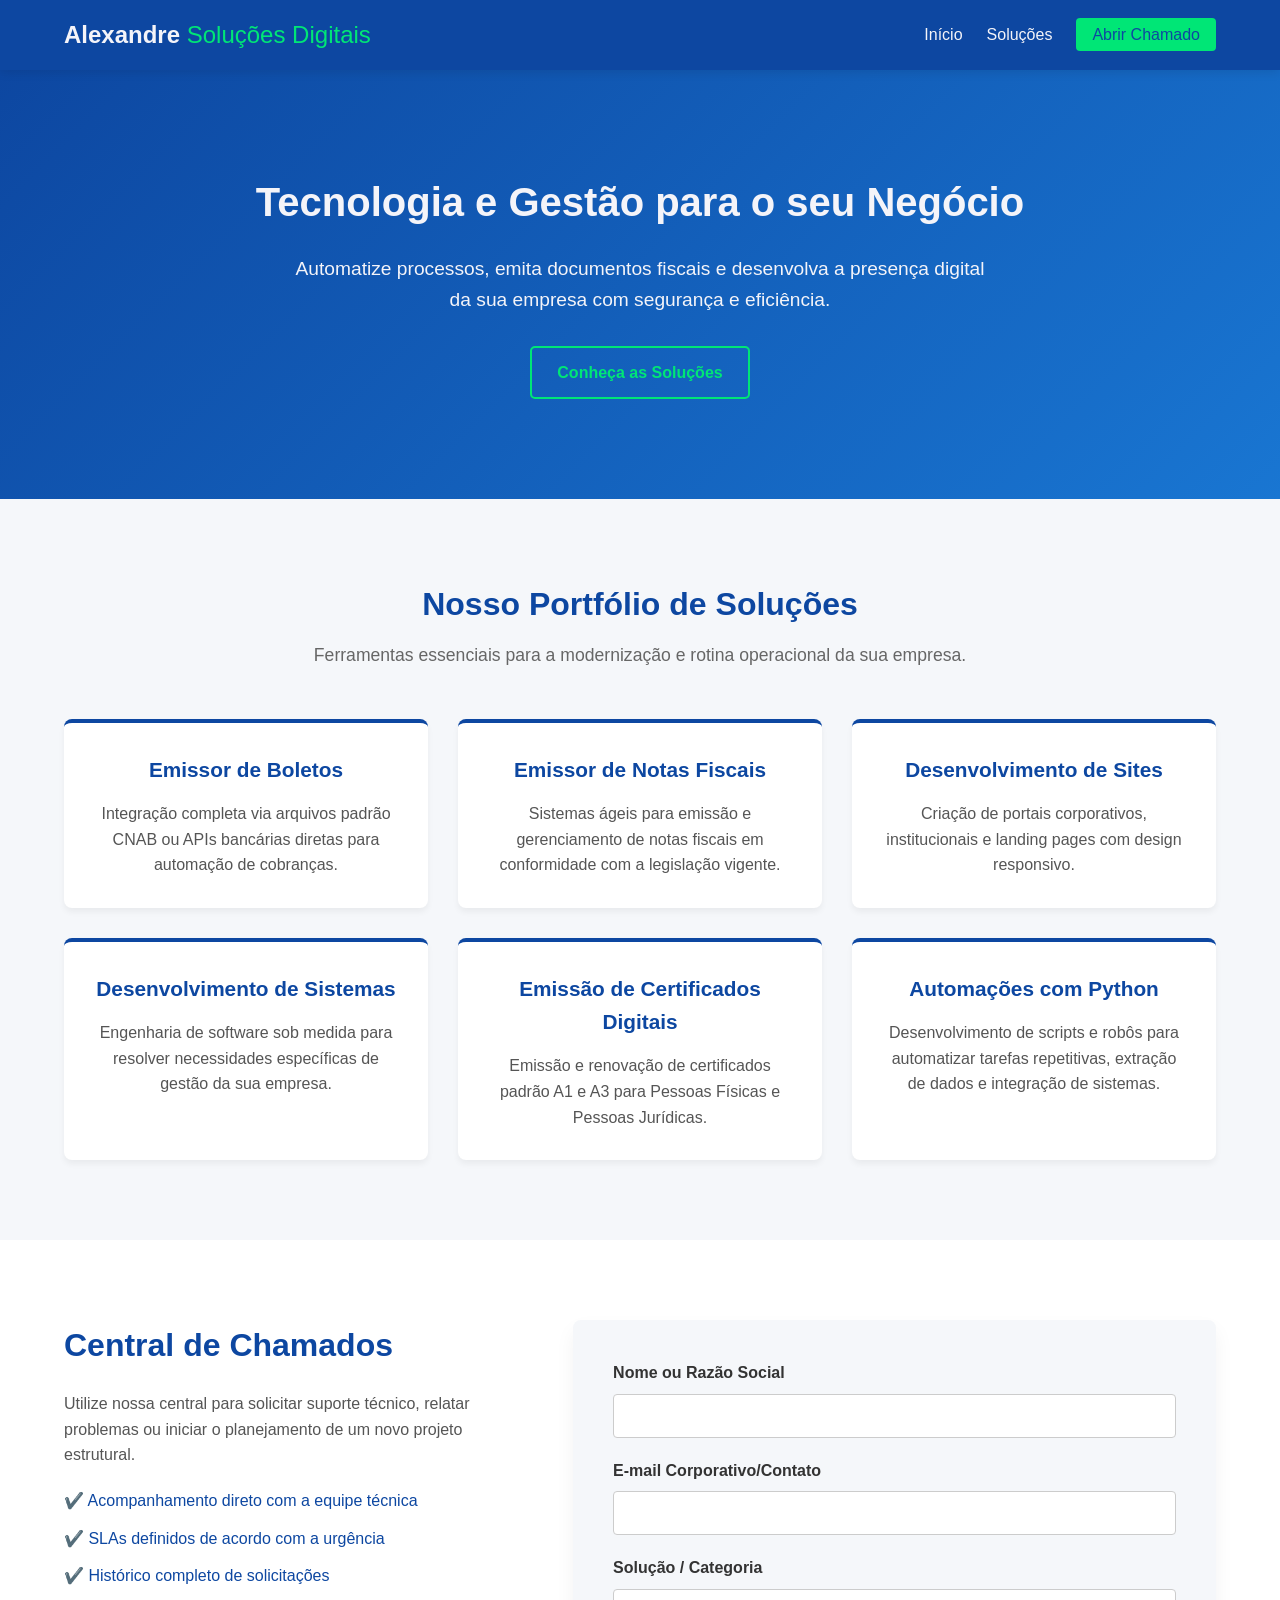
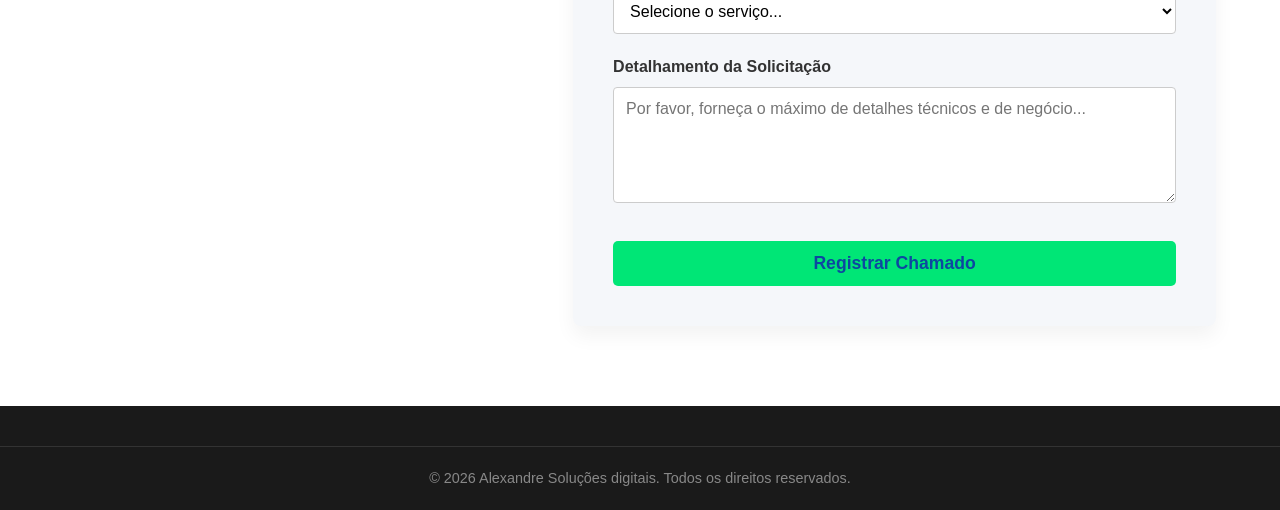
<file: index.html>
<!DOCTYPE html>
<html lang="pt-BR">
<head>
    <meta charset="UTF-8">
    <meta name="viewport" content="width=device-width, initial-scale=1.0">
    <title>Alexandre Soluções Digitais | Soluções Corporativas e Tecnologia</title>
    <link rel="stylesheet" href="style.css">
</head>
<body>
    <header>
        <div class="container header-flex">
            <h1 class="logo">Alexandre <span>Soluções Digitais</span></h1>
            <nav>
                <ul class="nav-links">
                    <li><a href="#inicio">Início</a></li>
                    <li><a href="#servicos">Soluções</a></li>
                    <li><a href="#chamados" class="nav-btn">Abrir Chamado</a></li>
                </ul>
            </nav>
        </div>
    </header>

    <section id="inicio" class="hero">
        <div class="container">
            <h2>Tecnologia e Gestão para o seu Negócio</h2>
            <p>Automatize processos, emita documentos fiscais e desenvolva a presença digital da sua empresa com segurança e eficiência.</p>
            <a href="#servicos" class="btn btn-outline">Conheça as Soluções</a>
        </div>
    </section>

    <section id="servicos" class="services">
        <div class="container">
            <h2 class="section-title">Nosso Portfólio de Soluções</h2>
            <p class="section-subtitle">Ferramentas essenciais para a modernização e rotina operacional da sua empresa.</p>
            
            <div class="grid-services">
                <div class="card">
                    <h3>Emissor de Boletos</h3>
                    <p>Integração completa via arquivos padrão CNAB ou APIs bancárias diretas para automação de cobranças.</p>
                </div>

                <div class="card">
                    <h3>Emissor de Notas Fiscais</h3>
                    <p>Sistemas ágeis para emissão e gerenciamento de notas fiscais em conformidade com a legislação vigente.</p>
                </div>

                <div class="card">
                    <h3>Desenvolvimento de Sites</h3>
                    <p>Criação de portais corporativos, institucionais e landing pages com design responsivo.</p>
                </div>

                <div class="card">
                    <h3>Desenvolvimento de Sistemas</h3>
                    <p>Engenharia de software sob medida para resolver necessidades específicas de gestão da sua empresa.</p>
                </div>

                <div class="card">
                    <h3>Emissão de Certificados Digitais</h3>
                    <p>Emissão e renovação de certificados padrão A1 e A3 para Pessoas Físicas e Pessoas Jurídicas.</p>
                </div>

                <div class="card">
                    <h3>Automações com Python</h3>
                    <p>Desenvolvimento de scripts e robôs para automatizar tarefas repetitivas, extração de dados e integração de sistemas.</p>
                </div>
            </div>
        </div>
    </section>

   <section id="chamados" class="ticket-section">
    <div class="container">
        <div class="ticket-container">
            
            <div class="ticket-info">
                <h2>Central de Chamados</h2>
                <p>Utilize nossa central para solicitar suporte técnico, relatar problemas ou iniciar o planejamento de um novo projeto estrutural.</p>
                <ul class="ticket-benefits">
                    <li>✔️ Acompanhamento direto com a equipe técnica</li>
                    <li>✔️ SLAs definidos de acordo com a urgência</li>
                    <li>✔️ Histórico completo de solicitações</li>
                </ul>
            </div>
            
            <div class="ticket-form-wrapper">
                <form id="formChamado" class="ticket-form" action="#modal-sucesso">
                    <div class="form-group">
                        <label for="nome">Nome ou Razão Social</label>
                        <input type="text" id="nome" name="nome" required placeholder="">
                    </div>
                    
                    <div class="form-group">
                        <label for="email">E-mail Corporativo/Contato</label>
                        <input type="email" id="email" name="email" required placeholder="">
                    </div>

                    <div class="form-row">
                        <div class="form-group half">
                            <label for="categoria">Solução / Categoria</label>
                            <select id="categoria" name="categoria" required>
                                <option value="" disabled selected>Selecione o serviço...</option>
                                <option value="boletos">Emissor de Boletos (CNAB ou API)</option>
                                <option value="notas">Emissor de Notas Fiscais</option>
                                <option value="sites">Desenvolvimento de Sites</option>
                                <option value="sistemas">Desenvolvimento de Sistemas</option>
                                <option value="certificados">Certificado Digital (A1/A3 PJ e PF)</option>
                                <option value="folha">Folha de Pagamento</option>
                                <option value="automacao">Automações com Python</option>
                                <option value="outros">Outros / Suporte Geral</option>
                            </select>
                        </div>
                    </div> 

                    <div class="form-group">
                        <label for="descricao">Detalhamento da Solicitação</label>
                        <textarea id="descricao" name="descricao" rows="5" required placeholder="Por favor, forneça o máximo de detalhes técnicos e de negócio..."></textarea>
                    </div>

                    <button type="submit" class="btn btn-full">Registrar Chamado</button>
                </form>
            </div> 
            
        </div> 
    </div> 
</section> 

<footer> 
    <div class="footer-bottom">
        <p>&copy; 2026 Alexandre Soluções digitais. Todos os direitos reservados.</p>
    </div>
</footer>
</body>
</html>
</file>
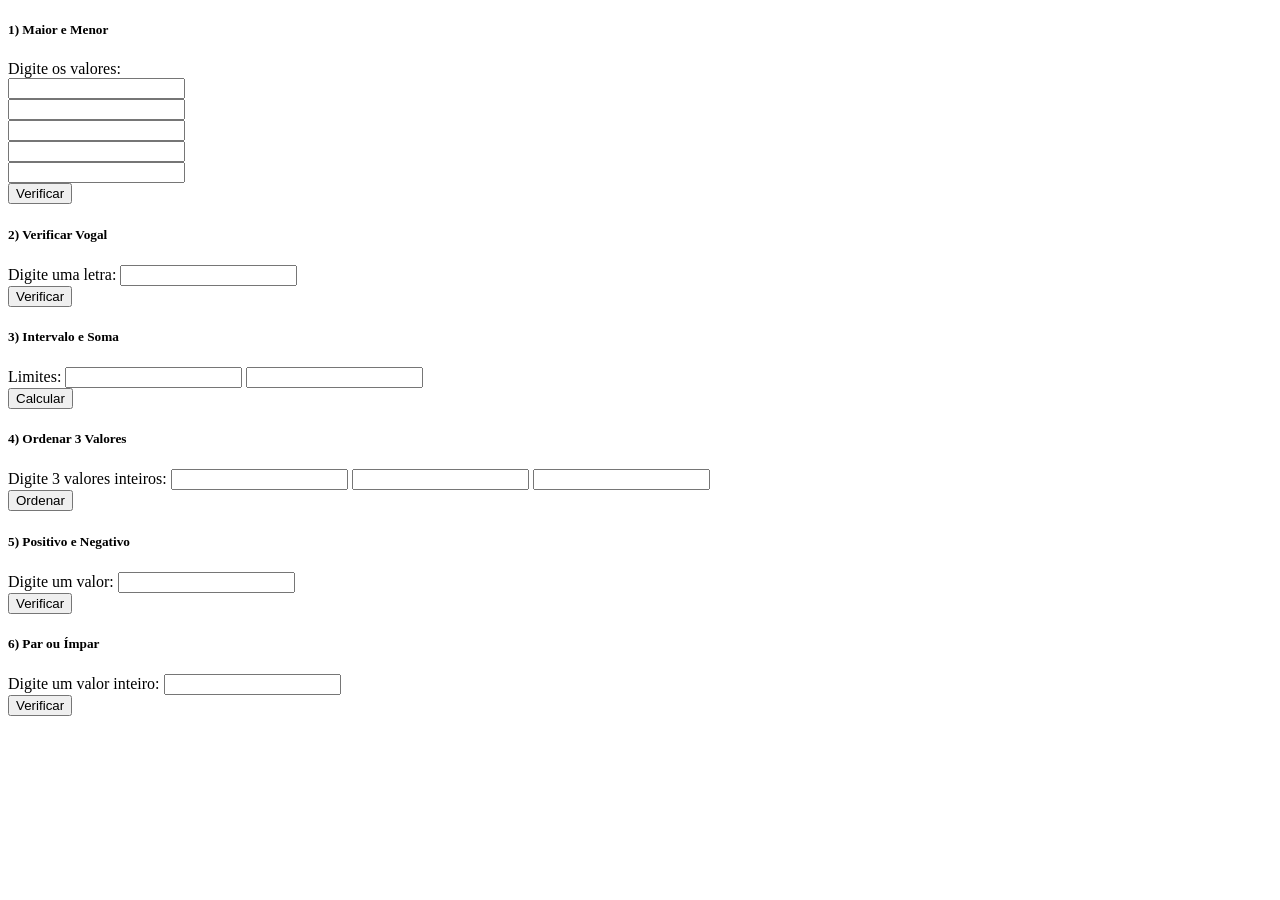
<file: exercicio.html>
<!DOCTYPE html>
<html lang="pt-BR">
<head>
    <meta charset="UTF-8">
</head>
<body>

<div class="card">
        <h5>1) Maior e Menor</h5>
        <div class="form-group">
            <label>Digite os valores:</label>
            <br>
            <input type="number" id="v1" class="inline-input">
            <br>
            <input type="number" id="v2">
            <br>
            <input type="number" id="v3">
            <br>
            <input type="number" id="v4">
            <br>
            <input type="number" id="v5" class="inline-input">
        </div>
        <button onclick="MaiorMenor()">Verificar</button>
        <div class="resultado" id="res_maior_menor"></div>
    </div>

<script>
    function MAIOR_MENOR(a, b, c, d, e) {
        let maior = Math.max(a, b, c, d, e);
        let menor = Math.min(a, b, c, d, e);
        return `Maior valor: ${maior}\nMenor valor: ${menor}`;
    }

    function MaiorMenor() {
        let a = parseInt(document.getElementById('v1').value);
        let b = parseInt(document.getElementById('v2').value);
        let c = parseInt(document.getElementById('v3').value);
        let d = parseInt(document.getElementById('v4').value);
        let e = parseInt(document.getElementById('v5').value);

        let resultado = MAIOR_MENOR(a, b, c, d, e);
        document.getElementById('res_maior_menor').innerText = resultado;
    }
</script>


    <div class="card">
        <h5>2) Verificar Vogal</h5>
            <label for="caractere">Digite uma letra:</label>
            <input type="text" id="caractere" maxlength="1" >
        </div>
        <button onclick="executarVogal()">Verificar</button>
        <div class="" id="res_vogal"</div>
    </div>

<script>
function VOGAL(c) {
        let caracterMinusculo = c.toLowerCase();
        let vogais = ['a', 'e', 'i', 'o', 'u'];
        
        if (vogais.includes(caracterMinusculo)) {
            return "É vogal";
        } else {
            return "Não é vogal";
        }
    }

    function executarVogal() {
        let c = document.getElementById('caractere').value;
        if(c.length === 0) {
            document.getElementById('res_vogal').innerText = "Digite um caractere.";
            return;
        }
        let resultado = VOGAL(c);
        document.getElementById('res_vogal').innerText = ` ${resultado}`;
    }
</script>


    <div class="card">
        <h5>3) Intervalo e Soma</h5>
        <div class="form-group">
            <label>Limites:</label>
            <input type="number" id="lim_inf" class="inline-input">
            <input type="number" id="lim_sup" class="inline-input">
        </div>
        <button onclick="executarLimites()">Calcular</button>
        <div class="resultado" id="res_limites"></div>
    </div>


<script>
    
    function LIMITES(li, ls) {
        let pares = [];
        let somatorio = 0;
        
        for (let i = li + 1; i < ls; i++) {
            if (i % 2 === 0) {
                pares.push(i);
                somatorio += i;
            }
        }
        
     return `Pares: ${pares.length > 0 ? pares.join(', ') : 'Nenhum'}\nSoma: ${somatorio}`;
    }

    function executarLimites() {
        let li = parseInt(document.getElementById('lim_inf').value);
        let ls = parseInt(document.getElementById('lim_sup').value);
        
        if (li >= ls) {
            document.getElementById('res_limites').innerText = "O limite inferior deve ser menor que o superior.";
            return;
        }
        
        let resultado = LIMITES(li, ls);
        document.getElementById('res_limites').innerText = resultado;
    }


</script>
    <div class="card">
        <h5>4) Ordenar 3 Valores </h5>
        <div class="form-group">
            <label>Digite 3 valores inteiros:</label>
            <input type="number" id="o1" class="inline-input">
            <input type="number" id="o2" class="inline-input">
            <input type="number" id="o3" class="inline-input">
        </div>
        <button onclick="executarOrdem()">Ordenar</button>
        <div class="resultado" id="res_ordem"></div>
    </div>


<script>
        function ORDEM(a, b, c) {
        let vetor = [a, b, c];
        // Ordenação numérica crescente
        vetor.sort((x, y) => x - y);
        return vetor;
    }

    function executarOrdem() {
        let a = parseInt(document.getElementById('o1').value);
        let b = parseInt(document.getElementById('o2').value);
        let c = parseInt(document.getElementById('o3').value);
        
        let ordenados = ORDEM(a, b, c);
        document.getElementById('res_ordem').innerText = `Valores ordenados: ${ordenados.join(', ')}`;
    }
</script>


    <div class="card">
        <h5>5) Positivo e Negativo </h5>
        <div class="form-group">
            <label for="val_pos_neg">Digite um valor:</label>
            <input type="number" id="val_pos_neg">
        </div>
        <button onclick="executarPosNeg()">Verificar</button>
        <div class="resultado" id="res_pos_neg"></div>
    </div>


<script>

        function POSITIVO_NEGATIVO(x) {
        return x >= 0;
    }

    function executarPosNeg() {
        let x = parseInt(document.getElementById('val_pos_neg').value);
        if (isNaN(x)) {
            document.getElementById('res_pos_neg').innerText = "Digite um número.";
            return;
        }
        let resultado = POSITIVO_NEGATIVO(x);
        document.getElementById('res_pos_neg').innerText = ` ${resultado ? 'Positivo' : 'Negativo'}`;
    }

    
</script>

    <div class="card">
        <h5>6) Par ou Ímpar</h5>
        <div class="form-group">
            <label for="val_par_imp">Digite um valor inteiro:</label>
            <input type="number" id="validar_par_ou_impar">
        </div>
        <button onclick="executarParImp()">Verificar</button>
        <div class="resultado" id="res_par_imp"</div>
    </div>
</div>


<script>
function PAR_IMPAR(x) {
        return x % 2 === 0;
    }

    function executarParImp() {
        let x = parseInt(document.getElementById('validar_par_ou_impar').value);
        if (isNaN(x)) {
            document.getElementById('res_par_imp').innerText = "Digite um número.";
            return;
        }
        let resultado = PAR_IMPAR(x);
        document.getElementById('res_par_imp').innerText = `${resultado ? 'Par' : 'Ímpar'}`;
    }
</script>


</body>
</html>
</file>
<file: style.css>
:root {
    --primary-color: #0d47a1; 
    --secondary-color: #1976d2; 
    --accent-color: #00e676;
    --text-dark: #333333;
    --text-light: #f4f4f9;
    --bg-color: #ffffff;
    --bg-gray: #f5f7fa;
}

* {
    margin: 0;
    padding: 0;
    box-sizing: border-box;
    font-family: 'Segoe UI', Tahoma, Geneva, Verdana, sans-serif;
}

html {
    scroll-behavior: smooth;
}

body {
    background-color: var(--bg-color);
    color: var(--text-dark);
    line-height: 1.6;
}

.container {
    width: 90%;
    max-width: 1200px;
    margin: 0 auto;
}

header {
    background-color: var(--primary-color);
    color: var(--text-light);
    padding: 1rem 0;
    position: sticky;
    top: 0;
    z-index: 100;
    box-shadow: 0 2px 10px rgba(0,0,0,0.1);
}

.header-flex {
    display: flex;
    justify-content: space-between;
    align-items: center;
}

.logo {
    font-size: 1.5rem;
    font-weight: 700;
}

.logo span {
    color: var(--accent-color);
    font-weight: 400;
}

.nav-links {
    list-style: none;
    display: flex;
    align-items: center;
    gap: 1.5rem;
}

.nav-links a {
    color: var(--text-light);
    text-decoration: none;
    font-weight: 500;
    transition: color 0.3s;
}

.nav-links a:hover {
    color: var(--accent-color);
}

.nav-btn {
    background-color: var(--accent-color);
    color: var(--primary-color) !important;
    padding: 8px 16px;
    border-radius: 4px;
    font-weight: bold;
    transition: background 0.3s;
}

.nav-btn:hover {
    background-color: #00c853;
    color: white !important;
}

.hero {
    background: linear-gradient(135deg, var(--primary-color), var(--secondary-color));
    color: var(--text-light);
    padding: 100px 0;
    text-align: center;
}

.hero h2 {
    font-size: 2.5rem;
    margin-bottom: 20px;
}

.hero p {
    font-size: 1.2rem;
    margin-bottom: 30px;
    max-width: 700px;
    margin-left: auto;
    margin-right: auto;
}

.btn {
    display: inline-block;
    background-color: var(--accent-color);
    color: var(--primary-color);
    padding: 12px 25px;
    text-decoration: none;
    font-weight: bold;
    border-radius: 5px;
    transition: all 0.3s ease;
    cursor: pointer;
    border: none;
    text-align: center;
}

.btn:hover {
    background-color: #00c853;
    color: white;
}

.btn-outline {
    background: transparent;
    border: 2px solid var(--accent-color);
    color: var(--accent-color);
}

.btn-outline:hover {
    background: var(--accent-color);
    color: var(--primary-color);
}

.btn-full {
    width: 100%;
    font-size: 1.1rem;
    margin-top: 10px;
}

/* --- Seção de Serviços --- */
.services {
    padding: 80px 0;
    background-color: var(--bg-gray);
}

.section-title {
    text-align: center;
    margin-bottom: 10px;
    font-size: 2rem;
    color: var(--primary-color);
}

.section-subtitle {
    text-align: center;
    margin-bottom: 50px;
    color: #666;
    font-size: 1.1rem;
}

.grid-services {
    display: grid;
    grid-template-columns: repeat(auto-fit, minmax(300px, 1fr));
    gap: 30px;
}

.card {
    background-color: var(--bg-color);
    padding: 30px;
    border-radius: 8px;
    box-shadow: 0 4px 6px rgba(0,0,0,0.05);
    border-top: 4px solid var(--primary-color);
    text-align: center;
    transition: transform 0.3s, box-shadow 0.3s;
}

.card:hover {
    transform: translateY(-5px);
    box-shadow: 0 10px 15px rgba(0,0,0,0.1);
}

.card .icon {
    font-size: 3rem;
    margin-bottom: 15px;
}

.card h3 {
    margin-bottom: 15px;
    color: var(--primary-color);
    font-size: 1.3rem;
}

.card p {
    color: #555;
}

/* --- Central de Chamados (Formulário) --- */
.ticket-section {
    padding: 80px 0;
    background-color: var(--bg-color);
}

.ticket-container {
    display: flex;
    gap: 40px;
    align-items: flex-start;
}

.ticket-info {
    flex: 1;
}

.ticket-info h2 {
    color: var(--primary-color);
    font-size: 2rem;
    margin-bottom: 20px;
}

.ticket-info p {
    color: #555;
    margin-bottom: 20px;
}

.ticket-benefits {
    list-style: none;
}

.ticket-benefits li {
    margin-bottom: 12px;
    font-weight: 500;
    color: var(--primary-color);
}

.ticket-form-wrapper {
    flex: 1.2;
    background-color: var(--bg-gray);
    padding: 40px;
    border-radius: 8px;
    box-shadow: 0 10px 20px rgba(0,0,0,0.05);
}

.form-group {
    margin-bottom: 20px;
}

.form-row {
    display: flex;
    gap: 20px;
}

.form-group.half {
    flex: 1;
}

label {
    display: block;
    margin-bottom: 8px;
    font-weight: 600;
    color: var(--text-dark);
}

input, select, textarea {
    width: 100%;
    padding: 12px;
    border: 1px solid #ccc;
    border-radius: 4px;
    font-size: 1rem;
    background-color: #fff;
    transition: border-color 0.3s;
}

input:focus, select:focus, textarea:focus {
    outline: none;
    border-color: var(--primary-color);
}

textarea {
    resize: vertical;
}

/* --- Rodapé --- */
footer {
    background-color: #1a1a1a;
    color: var(--text-light);
    padding: 40px 0 20px;
}

.footer-content {
    display: flex;
    justify-content: space-between;
    flex-wrap: wrap;
    gap: 20px;
    margin-bottom: 20px;
}

.footer-info h3 {
    color: var(--accent-color);
    margin-bottom: 10px;
}

.footer-contact p {
    margin-bottom: 5px;
    color: #bbb;
}

.footer-bottom {
    text-align: center;
    border-top: 1px solid #333;
    padding-top: 20px;
    font-size: 0.9rem;
    color: #888;
}

@media (max-width: 768px) {
    .header-flex {
        flex-direction: column;
        text-align: center;
        gap: 15px;
    }
    
    .nav-links {
        flex-direction: column;
        gap: 10px;
    }

    .hero h2 {
        font-size: 2rem;
    }

    .ticket-container {
        flex-direction: column;
    }
    
    .form-row {
        flex-direction: column;
        gap: 0;
    }

    .ticket-form-wrapper {
        width: 100%;
        padding: 25px;
    }
}
</file>
